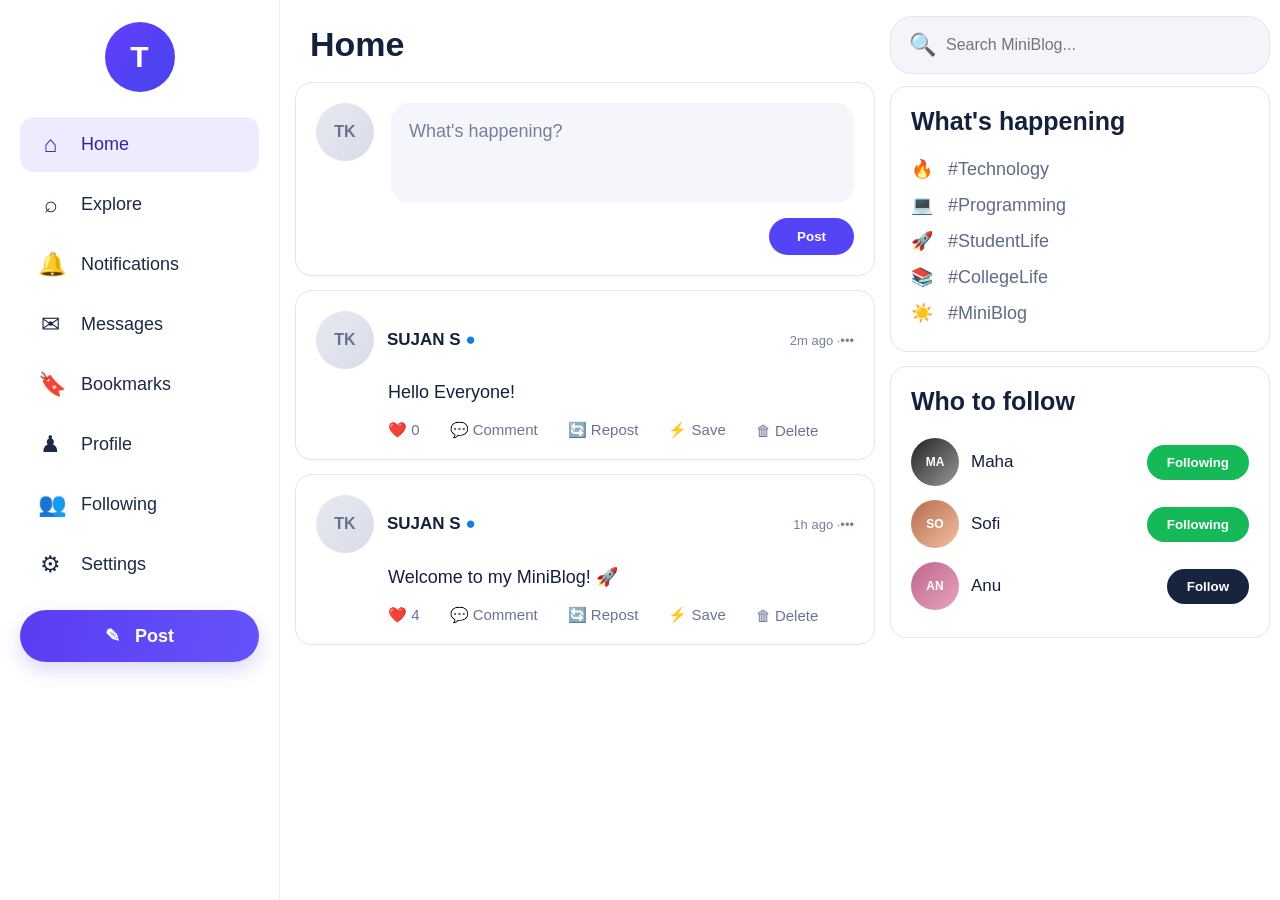
<file: index.html>
<!DOCTYPE html>
<html lang="en">
<head>
    <meta charset="UTF-8">
    <meta name="viewport" content="width=device-width, initial-scale=1.0">
    <title>SUJAN S - MiniBlog</title>

    <link rel="stylesheet" href="micro.css">
</head>

<body>

<div class="app">

    <!-- LEFT SIDEBAR -->
    <aside class="sidebar">

        <div class="logo">T</div>

        <nav>

            <button class="nav-item active" data-page="home">
                <span>⌂</span> Home
            </button>

            <button class="nav-item" data-page="explore">
                <span>⌕</span> Explore
            </button>

            <button class="nav-item" data-page="notifications">
                <span>🔔</span> Notifications
            </button>

            <button class="nav-item" data-page="messages">
                <span>✉</span> Messages
            </button>

            <button class="nav-item" data-page="bookmarks">
                <span>🔖</span> Bookmarks
            </button>

            <button class="nav-item" data-page="profile">
                <span>♟</span> Profile
            </button>

            <button class="nav-item" data-page="following">
                <span>👥</span> Following
            </button>

            <button class="nav-item" data-page="settings">
                <span>⚙</span> Settings
            </button>

        </nav>

        <button class="post-button" id="createPost">
            ✎ &nbsp; Post
        </button>

    </aside>


    <!-- MAIN CONTENT -->
    <main class="main-content">

        <div id="pageContent"></div>

    </main>


    <!-- RIGHT SIDEBAR -->
    <aside class="right-sidebar">

        <div class="search-box">
            🔍
            <input
                type="text"
                id="searchInput"
                placeholder="Search MiniBlog..."
            >
        </div>


        <!-- WHAT'S HAPPENING -->
        <div class="side-card">

            <h2>What's happening</h2>

            <p>🔥 &nbsp; #Technology</p>
            <p>💻 &nbsp; #Programming</p>
            <p>🚀 &nbsp; #StudentLife</p>
            <p>📚 &nbsp; #CollegeLife</p>
            <p>☀️ &nbsp; #MiniBlog</p>

        </div>


        <!-- WHO TO FOLLOW -->
        <div class="side-card">

            <h2>Who to follow</h2>

            <div class="follow-user">

                <div class="small-avatar">MA</div>

                <span>Maha</span>

                <button class="follow-btn following">
                    Following
                </button>

            </div>


            <div class="follow-user">

                <div class="small-avatar sofia">SO</div>

                <span>Sofi</span>

                <button class="follow-btn following">
                    Following
                </button>

            </div>


            <div class="follow-user">

                <div class="small-avatar anu">AN</div>

                <span>Anu</span>

                <button class="follow-btn">
                    Follow
                </button>

            </div>

        </div>

    </aside>

</div>


<!-- CREATE POST MODAL -->

<div class="modal" id="postModal">

    <div class="modal-content">

        <button class="close" id="closeModal">
            ×
        </button>

        <h2>Create Post</h2>

        <textarea
            id="postText"
            placeholder="What's happening?"
        ></textarea>

        <button class="post-button" id="publishPost">
            Post
        </button>

    </div>

</div>


<script src="micro.js"></script>

</body>
</html>
</file>
<file: micro.css>
* {
    margin: 0;
    padding: 0;
    box-sizing: border-box;
}

:root {
    --primary: #5544f5;
    --primary-light: #eeebff;
    --text: #14213d;
    --muted: #68748d;
    --border: #e2e5ee;
    --background: #ffffff;
    --soft: #f5f6fc;
}

body {
    font-family: Arial, Helvetica, sans-serif;
    color: var(--text);
    background: white;
}


/* =========================
   MAIN LAYOUT
========================= */

.app {
    min-height: 100vh;

    display: grid;

    grid-template-columns:
        280px
        minmax(500px, 1fr)
        390px;

    gap: 15px;

    max-width: 1550px;
    margin: auto;
}


/* =========================
   LEFT SIDEBAR
========================= */

.sidebar {
    height: 100vh;

    position: sticky;
    top: 0;

    padding: 22px 20px;

    border-right: 1px solid #eeeeee;

    background: white;
}


.logo {
    width: 70px;
    height: 70px;

    border-radius: 50%;

    background: linear-gradient(
        135deg,
        #643dff,
        #4545e9
    );

    color: white;

    display: flex;
    align-items: center;
    justify-content: center;

    font-size: 30px;
    font-weight: bold;

    margin: 0 auto 25px;
}


.sidebar nav {
    display: flex;
    flex-direction: column;

    gap: 5px;
}


.nav-item {
    width: 100%;

    border: none;
    background: white;

    padding: 14px 18px;

    border-radius: 14px;

    color: #1c2a46;

    text-align: left;

    font-size: 18px;

    display: flex;
    align-items: center;

    gap: 18px;

    cursor: pointer;
}


.nav-item span {
    width: 25px;

    text-align: center;

    font-size: 23px;
}


.nav-item:hover,
.nav-item.active {
    background: var(--primary-light);

    color: #3025a0;
}


.post-button {
    width: 100%;

    margin-top: 18px;

    padding: 15px 20px;

    border: none;

    border-radius: 30px;

    background:
        linear-gradient(
            100deg,
            #593df2,
            #6653fa
        );

    color: white;

    font-size: 18px;

    font-weight: bold;

    cursor: pointer;

    box-shadow:
        0 8px 20px rgba(80, 60, 240, .2);
}


.post-button:hover {
    transform: translateY(-1px);
}


/* =========================
   MAIN
========================= */

.main-content {
    padding: 15px 0;

    min-width: 0;
}


.page-title {
    font-size: 34px;

    margin: 10px 15px 18px;
}


.page-subtitle {
    color: var(--muted);

    margin:
        -8px
        15px
        18px;
}


/* =========================
   CARD
========================= */

.card {
    background: white;

    border: 1px solid var(--border);

    border-radius: 16px;

    padding: 20px;

    margin-bottom: 14px;
}


/* =========================
   HOME COMPOSER
========================= */

.composer {
    display: grid;

    grid-template-columns:
        60px
        1fr;

    gap: 15px;
}


.avatar {
    width: 58px;
    height: 58px;

    border-radius: 50%;

    background:
        linear-gradient(
            135deg,
            #e8eaf2,
            #d8dce8
        );

    display: flex;
    align-items: center;
    justify-content: center;

    color: #65718b;

    font-weight: bold;
}


.compose-area {
    background: #f5f6fb;

    border-radius: 18px;

    padding: 18px;

    min-height: 100px;

    color: #74809a;

    font-size: 18px;

    cursor: pointer;
}


.compose-footer {
    grid-column: 2;

    display: flex;

    justify-content: flex-end;
}


.small-post {
    border: none;

    border-radius: 25px;

    padding: 11px 28px;

    background: var(--primary);

    color: white;

    font-weight: bold;

    cursor: pointer;
}


/* =========================
   POSTS
========================= */

.post-header {
    display: flex;

    align-items: center;

    gap: 13px;
}


.post-header strong {
    font-size: 17px;
}


.verified {
    color: #167be8;
}


.post-time {
    margin-left: auto;

    color: #758198;

    font-size: 13px;
}


.post-content {
    margin:
        13px
        0
        18px
        72px;

    font-size: 18px;
}


.post-actions {
    margin-left: 72px;

    display: flex;

    gap: 30px;
}


.action {
    border: none;

    background: transparent;

    color: #697590;

    cursor: pointer;

    font-size: 15px;
}


.action:hover {
    color: var(--primary);
}


.action.liked {
    color: #ed2670;
}


/* =========================
   RIGHT SIDEBAR
========================= */

.right-sidebar {
    padding:
        16px
        10px
        20px
        0;
}


.search-box {
    height: 58px;

    display: flex;

    align-items: center;

    gap: 10px;

    padding: 0 18px;

    border-radius: 22px;

    background: #f4f4fa;

    border: 1px solid var(--border);

    margin-bottom: 12px;

    font-size: 22px;
}


.search-box input {
    border: none;

    outline: none;

    background: transparent;

    width: 100%;

    font-size: 16px;

    color: var(--text);
}


.side-card {
    border: 1px solid var(--border);

    border-radius: 17px;

    padding: 20px;

    margin-bottom: 14px;
}


.side-card h2 {
    font-size: 25px;

    margin-bottom: 15px;
}


.side-card > p {
    color: #5f6b84;

    font-size: 18px;

    padding: 7px 0;
}


.follow-user {
    display: flex;

    align-items: center;

    gap: 12px;

    padding: 7px 0;

    font-size: 17px;
}


.follow-user span {
    flex: 1;
}


.small-avatar {
    width: 48px;
    height: 48px;

    border-radius: 50%;

    display: flex;
    align-items: center;
    justify-content: center;

    color: white;

    font-size: 12px;
    font-weight: bold;

    background:
        linear-gradient(
            135deg,
            #222,
            #999
        );
}


.small-avatar.sofia {
    background:
        linear-gradient(
            135deg,
            #b56c4e,
            #f1c0a0
        );
}


.small-avatar.anu {
    background:
        linear-gradient(
            135deg,
            #be668f,
            #e9a4bb
        );
}


.follow-btn {
    border: none;

    padding: 10px 20px;

    border-radius: 25px;

    background: #17243d;

    color: white;

    font-weight: bold;

    cursor: pointer;
}


.follow-btn.following {
    background: #16b957;
}


/* =========================
   PROFILE
========================= */

.profile-card {
    padding: 0 25px 25px;
}


.cover {
    height: 220px;

    border-radius:
        0
        0
        18px
        18px;

    background:
        linear-gradient(
            130deg,
            #087ac8,
            #508fd1,
            #f8ca70,
            #2d609e
        );

    position: relative;

    overflow: hidden;
}


.cover::before {
    content: "Better Days Ahead";

    position: absolute;

    left: 50px;
    top: 50px;

    color: white;

    font-size: 24px;

    font-style: italic;
}


.cover::after {
    content: "Dream Plan Do Repeat";

    position: absolute;

    right: 40px;
    top: 60px;

    color: white;

    font-size: 22px;

    font-style: italic;
}


.profile-avatar {
    position: absolute;

    width: 180px;
    height: 180px;

    border-radius: 50%;

    background: #edf0f6;

    border: 8px solid white;

    bottom: -90px;

    left: 50%;

    transform: translateX(-50%);

    display: flex;

    align-items: center;

    justify-content: center;

    font-size: 70px;

    color: #b5bfd0;
}


.edit-profile {
    float: right;

    margin-top: 20px;

    padding: 10px 28px;

    border: 2px solid var(--primary);

    border-radius: 25px;

    background: white;

    color: #493cb7;

    font-weight: bold;

    cursor: pointer;
}


.profile-info {
    text-align: center;

    padding-top: 100px;
}


.profile-info h1 {
    font-size: 31px;
}


.username {
    color: #5d52dd;

    font-size: 20px;

    margin: 5px;
}


.profile-bio {
    color: var(--muted);

    font-size: 17px;
}


.stats {
    margin-top: 20px;

    background: #f4f4fc;

    border-radius: 18px;

    padding: 18px;

    display: grid;

    grid-template-columns:
        repeat(3, 1fr);
}


.stat {
    text-align: center;

    font-size: 25px;

    font-weight: bold;

    border-right: 1px solid #ddd;
}


.stat:last-child {
    border-right: none;
}


.stat small {
    display: block;

    color: #68748d;

    font-size: 16px;

    font-weight: normal;
}


/* =========================
   NOTIFICATIONS
========================= */

.notification {
    display: grid;

    grid-template-columns:
        55px
        1fr
        70px;

    align-items: center;

    gap: 15px;

    padding: 15px;

    border-bottom: 1px solid var(--border);
}


.notification:last-child {
    border-bottom: none;
}


.notification-icon {
    width: 45px;
    height: 45px;

    border-radius: 50%;

    display: flex;

    align-items: center;
    justify-content: center;

    background: #f0edff;

    font-size: 20px;
}


.notification-time {
    color: #718097;

    text-align: right;

    font-size: 13px;
}


/* =========================
   MESSAGES
========================= */

.messages {
    height: 600px;

    display: flex;

    flex-direction: column;

    padding: 0;
}


.chat {
    flex: 1;

    padding: 25px;

    overflow-y: auto;

    display: flex;

    flex-direction: column;

    gap: 15px;
}


.message {
    max-width: 65%;

    padding: 13px 18px;

    border-radius: 18px;

    background: #eff1f8;
}


.message.mine {
    margin-left: auto;

    color: white;

    background:
        linear-gradient(
            100deg,
            #5a46ee,
            #6658f5
        );
}


.message small {
    display: block;

    text-align: right;

    opacity: .7;

    margin-top: 5px;
}


.message-form {
    border-top: 1px solid var(--border);

    display: flex;

    gap: 10px;

    padding: 15px;
}


.message-form input {
    flex: 1;

    border: none;

    outline: none;

    background: #f4f5fa;

    border-radius: 25px;

    padding: 14px 18px;
}


.message-form button {
    border: none;

    border-radius: 25px;

    padding: 0 25px;

    color: white;

    background: var(--primary);

    font-weight: bold;
}


/* =========================
   SETTINGS
========================= */

.settings-box label {
    display: block;

    margin:
        20px
        0
        8px;
}


.settings-box input {
    width: 100%;

    padding: 14px 18px;

    border-radius: 12px;

    border: 1px solid #d9dce7;

    outline: none;
}


.save-button {
    margin-top: 20px;

    border: none;

    border-radius: 30px;

    padding: 14px 35px;

    color: white;

    background:
        linear-gradient(
            100deg,
            #593df0,
            #654ff7
        );

    font-weight: bold;

    cursor: pointer;
}


/* =========================
   EMPTY PAGES
========================= */

.empty {
    text-align: center;

    padding: 100px 20px;

    color: var(--muted);
}


/* =========================
   MODAL
========================= */

.modal {
    position: fixed;

    inset: 0;

    background: rgba(0,0,0,.5);

    display: none;

    align-items: center;

    justify-content: center;

    z-index: 999;
}


.modal.show {
    display: flex;
}


.modal-content {
    width: min(500px,90%);

    background: white;

    border-radius: 18px;

    padding: 25px;

    position: relative;
}


.close {
    position: absolute;

    right: 18px;
    top: 10px;

    border: none;

    background: none;

    font-size: 30px;

    cursor: pointer;
}


.modal-content textarea {
    width: 100%;

    height: 160px;

    resize: none;

    border: 1px solid var(--border);

    border-radius: 14px;

    padding: 15px;

    margin:
        20px
        0;

    outline: none;
}


/* =========================
   MOBILE
========================= */

@media(max-width:1100px) {

    .app {
        grid-template-columns:
            85px
            1fr
            300px;
    }

    .nav-item {
        justify-content: center;

        font-size: 0;

        padding: 14px;
    }

    .nav-item span {
        font-size: 24px;
    }

    .post-button {
        font-size: 0;
    }

}


@media(max-width:800px) {

    .app {
        display: block;
    }

    .sidebar {
        position: fixed;

        bottom: 0;
        top: auto;

        width: 100%;
        height: 70px;

        padding: 4px;

        z-index: 100;

        border-top: 1px solid var(--border);
        border-right: none;
    }

    .logo,
    .post-button {
        display: none;
    }

    .sidebar nav {
        flex-direction: row;

        justify-content: space-around;
    }

    .nav-item {
        width: auto;

        padding: 10px;
    }

    .right-sidebar {
        display: none;
    }

    .main-content {
        padding-bottom: 80px;
    }

    .post-content,
    .post-actions {
        margin-left: 0;
    }

    .composer {
        grid-template-columns:
            50px
            1fr;
    }

    .profile-avatar {
        width: 140px;
        height: 140px;

        bottom: -70px;
    }

    .profile-info {
        padding-top: 80px;
    }

    .stats {
        font-size: 18px;
    }

    .stat {
        font-size: 20px;
    }

}
</file>
